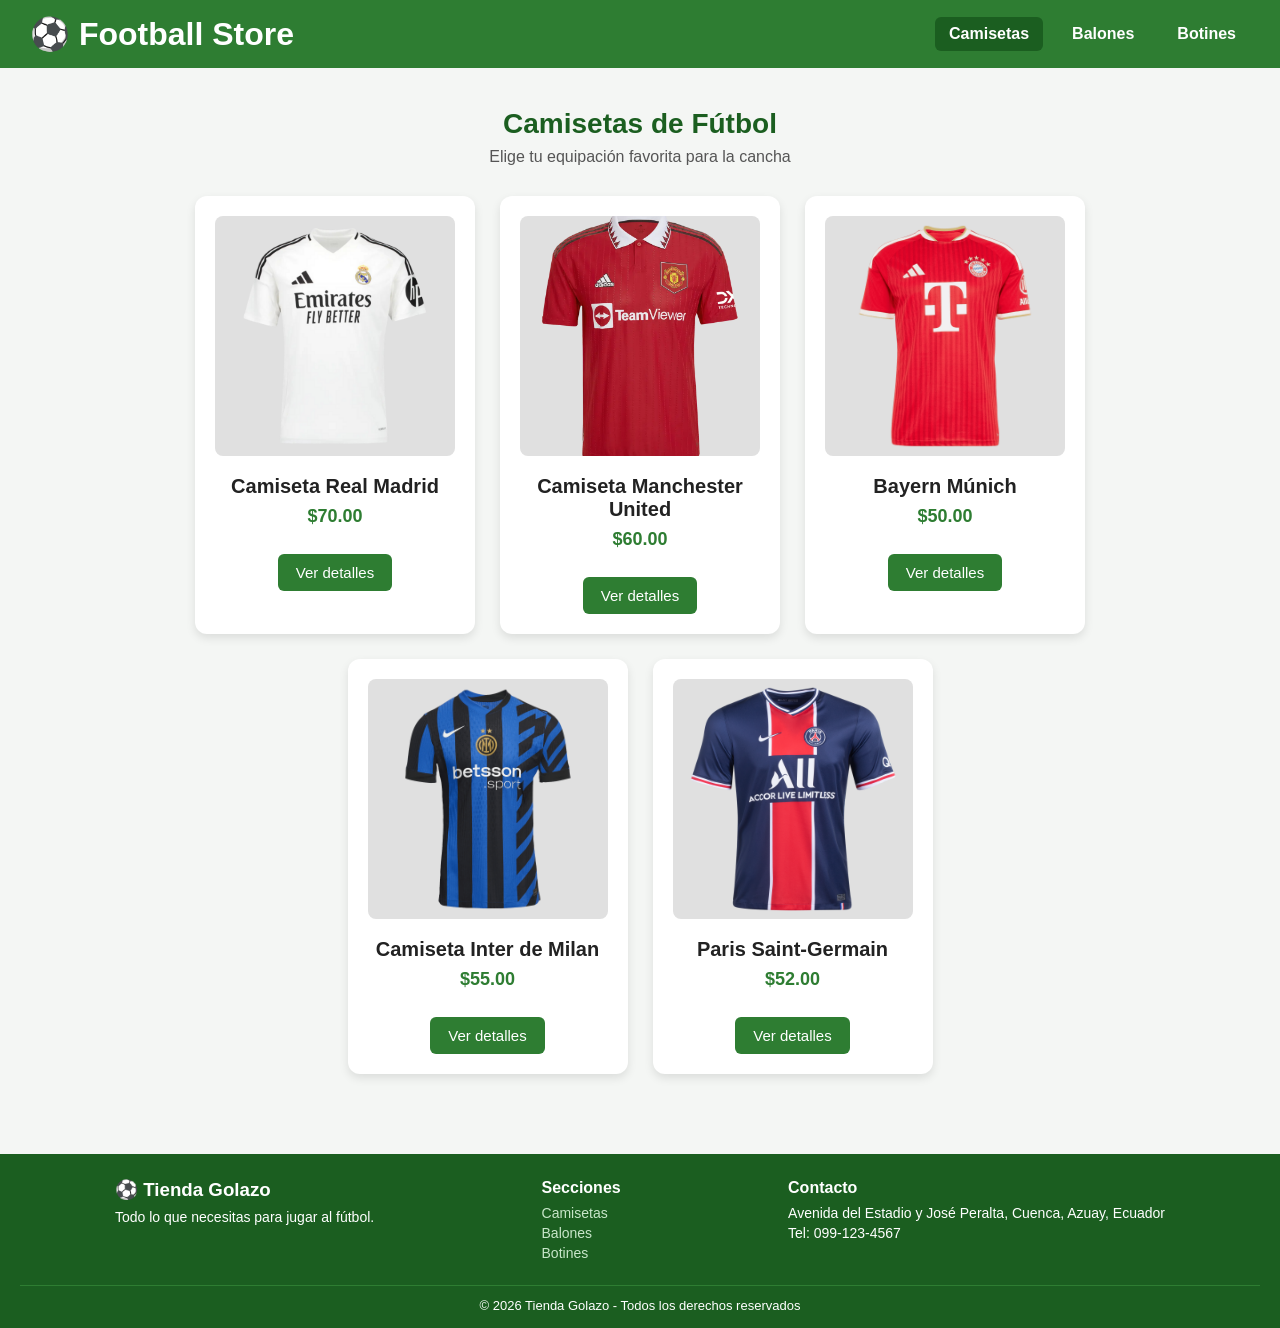
<file: index.html>
<!DOCTYPE html>
<html lang="es">
<head>
  <meta charset="UTF-8">
  <meta name="viewport" content="width=device-width, initial-scale=1.0">
  <title>Football Sotre - Camisetas</title>
  <link rel="stylesheet" href="style.css">
  <script src="app.js" defer></script>
</head>
<body>

  <!--barra denavegacion-->
  <header class="encabezado">
    <h1>⚽ Football Store</h1>
    <nav class="menu">
      <a href="index.html" class="activo">Camisetas</a>
      <a href="balones.html">Balones</a>
      <a href="botines.html">Botines</a>
    </nav>
  </header>

  <!--contenido principal:camisetas-->
  <main class="contenedor">
    <h2>Camisetas de Fútbol</h2>
    <p class="subtitulo">Elige tu equipación favorita para la cancha</p>

    <section class="lista-productos">
      <!--producto1-->
      <div class="tarjeta">
        <img src="img/real_madrid.png" alt="Camiseta Selección Local">
        <h3>Camiseta Real Madrid</h3>
        <p class="precio">$70.00</p>
        <div class="detalles">
          <p>Tallas: S, M, L, XL</p>
          <p>Camiseta de local</p>
        </div>
        <button class="boton-detalles" onclick="mostrarDetalles(this)">Ver detalles</button>
      </div>

      <!--producto2-->
      <div class="tarjeta">
        <img src="img/manchester_united.webp" alt="Camiseta Club Clásica">
        <h3>Camiseta Manchester United</h3>
        <p class="precio">$60.00</p>
        <div class="detalles">
          <p>Tallas: M, L, XL</p>
          <p>Camiseta de local</p>
        </div>
        <button class="boton-detalles" onclick="mostrarDetalles(this)">Ver detalles</button>
      </div>

      <!--producto3-->
      <div class="tarjeta">
        <img src="img/bayern.png" alt="Camiseta Entrenamiento">
        <h3>Bayern Múnich</h3>
        <p class="precio">$50.00</p>
        <div class="detalles">
          <p>Tallas: S, M, L</p>
          <p>Camiseta de local</p>
        </div>
        <button class="boton-detalles" onclick="mostrarDetalles(this)">Ver detalles</button>
      </div>

      <!--producto4-->
      <div class="tarjeta">
        <img src="img/inter_milan.png" alt="Camiseta Visitante">
        <h3>Camiseta Inter de Milan</h3>
        <p class="precio">$55.00</p>
        <div class="detalles">
          <p>Tallas: S, M, L, XL</p>
          <p>Camiseta de local</p>
        </div>
        <button class="boton-detalles" onclick="mostrarDetalles(this)">Ver detalles</button>
      </div>

      <!--producto5-->
      <div class="tarjeta">
        <img src="img/psg.png" alt="Camiseta Arquero">
        <h3>Paris Saint-Germain</h3>
        <p class="precio">$52.00</p>
        <div class="detalles">
          <p>Tallas: M, L, XL</p>
          <p>Camiseta de local</p>
        </div>
        <button class="boton-detalles" onclick="mostrarDetalles(this)">Ver detalles</button>
      </div>
    </section>
  </main>

  <!--pie de pagina-->
  <footer class="pie-pagina">
    <div class="pie-contenido">
      <div>
        <h3>⚽ Tienda Golazo</h3>
        <p>Todo lo que necesitas para jugar al fútbol.</p>
      </div>
      <div>
        <h4>Secciones</h4>
        <p><a href="index.html">Camisetas</a></p>
        <p><a href="balones.html">Balones</a></p>
        <p><a href="botines.html">Botines</a></p>
      </div>
      <div>
        <h4>Contacto</h4>
        <p>Avenida del Estadio y José Peralta, Cuenca, Azuay, Ecuador</p>
        <p>Tel: 099-123-4567</p>
      </div>
    </div>
    <p class="derechos">© 2026 Tienda Golazo - Todos los derechos reservados</p>
  </footer>
</body>
</html>
</file>
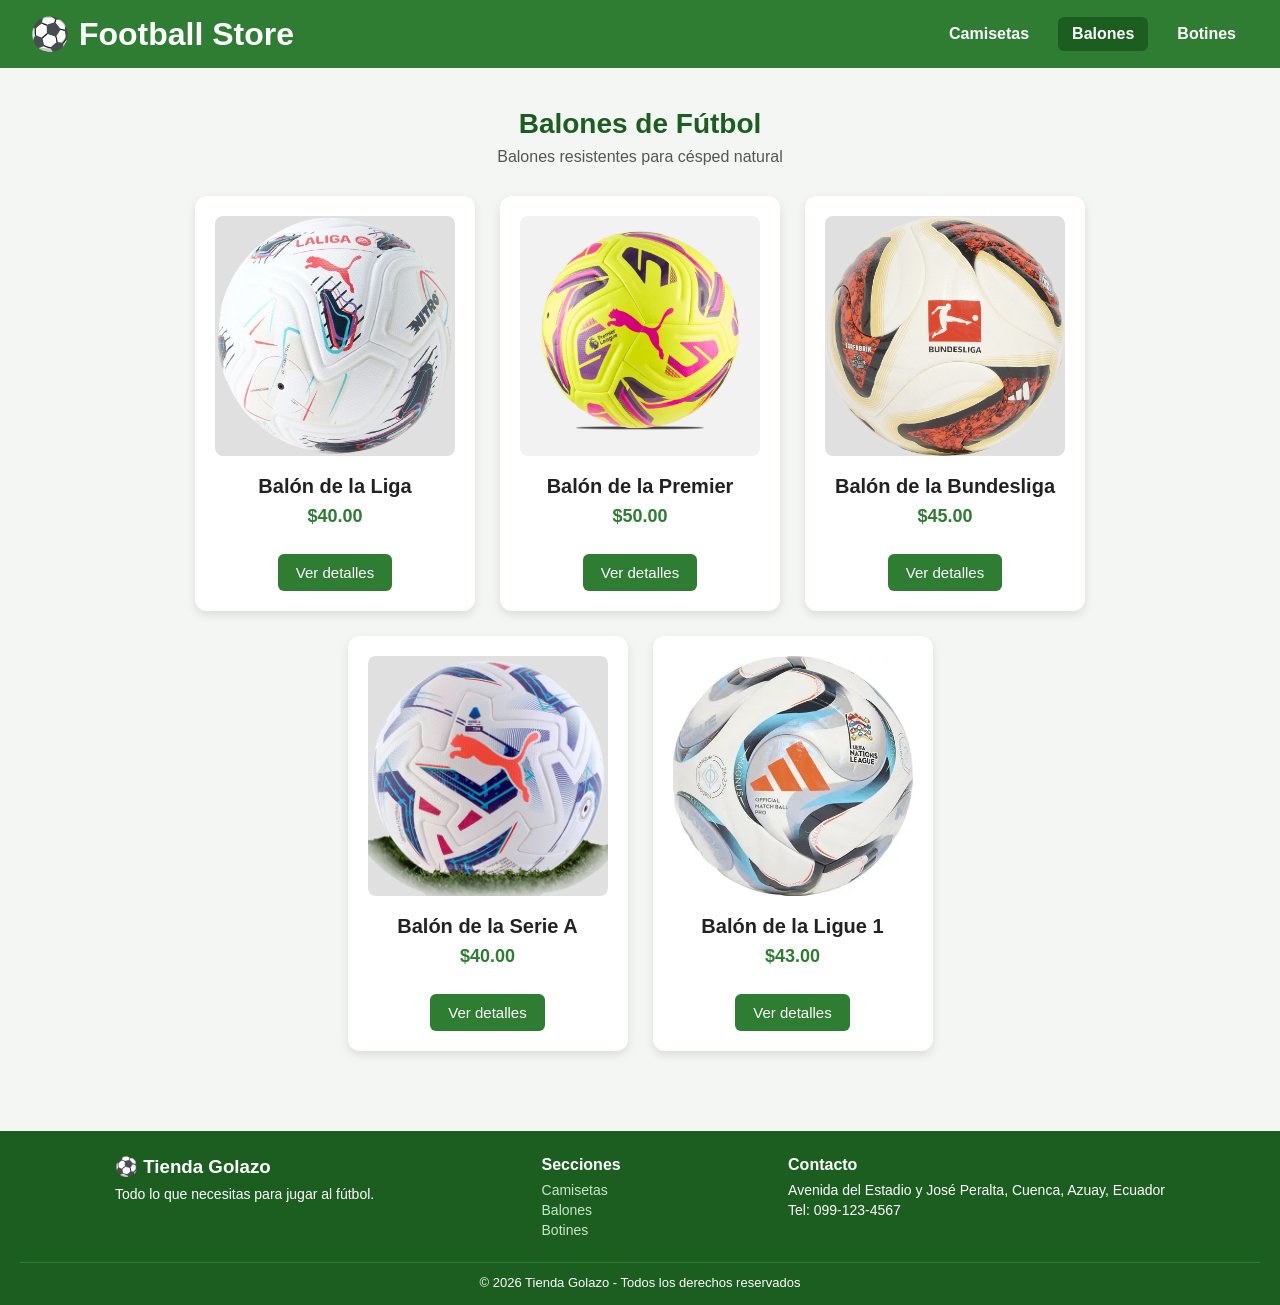
<file: balones.html>
<!DOCTYPE html>
<html lang="es">
<head>
  <meta charset="UTF-8">
  <meta name="viewport" content="width=device-width, initial-scale=1.0">
  <title>Football Sotre - Balones</title>
  <link rel="stylesheet" href="style.css">
  <script src="app.js" defer></script>
</head>
<body>

  <!-- Barra de navegación -->
  <header class="encabezado">
    <h1>⚽ Football Store</h1>
    <nav class="menu">
      <a href="index.html">Camisetas</a>
      <a href="balones.html" class="activo">Balones</a>
      <a href="botines.html">Botines</a>
    </nav>
  </header>

  <!-- Contenido principal: Balones -->
  <main class="contenedor">
    <h2>Balones de Fútbol</h2>
    <p class="subtitulo">Balones resistentes para césped natural</p>

    <section class="lista-productos">
      <!-- Producto 1 -->
      <div class="tarjeta">
        <img src="img/balon_LaLiga.png" alt="Balón Torneo Pro">
        <h3>Balón de la Liga</h3>
        <p class="precio">$40.00</p>
        <div class="detalles">
          <p>Tamaño: Número 5 oficial</p>
          
        </div>
        <button class="boton-detalles" onclick="mostrarDetalles(this)">Ver detalles</button>
      </div>

      <!-- Producto 2 -->
      <div class="tarjeta">
        <img src="img/balon_Premier.jpg" alt="Balón Entrenamiento">
        <h3>Balón de la Premier</h3>
        <p class="precio">$50.00</p>
        <div class="detalles">
          <p>Tamaño: Número 5 oficial</p>
          
        </div>
        <button class="boton-detalles" onclick="mostrarDetalles(this)">Ver detalles</button>
      </div>

      <!-- Producto 3 -->
      <div class="tarjeta">
        <img src="img/balon_Bundesliga.png" alt="Balón Fútbol Sala">
        <h3>Balón de la Bundesliga</h3>
        <p class="precio">$45.00</p>
        <div class="detalles">
          <p>Tamaño: Número 5 oficial</p>
          
        </div>
        <button class="boton-detalles" onclick="mostrarDetalles(this)">Ver detalles</button>
      </div>

      <!-- Producto 4 -->
      <div class="tarjeta">
        <img src="img/balon_SerieA.png" alt="Balón Clásico">
        <h3>Balón de la Serie A</h3>
        <p class="precio">$40.00</p>
        <div class="detalles">
          <p>Tamaño: Número 5 oficial</p>
          
        </div>
        <button class="boton-detalles" onclick="mostrarDetalles(this)">Ver detalles</button>
      </div>

      <!-- Producto 5 -->
      <div class="tarjeta">
        <img src="img/balon_ligue1.webp" alt="Balón Césped Sintético">
        <h3>Balón de la Ligue 1</h3>
        <p class="precio">$43.00</p>
        <div class="detalles">
          <p>Tamaño: Número 5 oficial</p>
        </div>
        <button class="boton-detalles" onclick="mostrarDetalles(this)">Ver detalles</button>
      </div>
    </section>
  </main>

  <!-- Pie de página -->
  <footer class="pie-pagina">
    <div class="pie-contenido">
      <div>
        <h3>⚽ Tienda Golazo</h3>
        <p>Todo lo que necesitas para jugar al fútbol.</p>
      </div>
      <div>
        <h4>Secciones</h4>
        <p><a href="index.html">Camisetas</a></p>
        <p><a href="balones.html">Balones</a></p>
        <p><a href="botines.html">Botines</a></p>
      </div>
      <div>
        <h4>Contacto</h4>
        <p>Avenida del Estadio y José Peralta, Cuenca, Azuay, Ecuador</p>
        <p>Tel: 099-123-4567</p>
      </div>
    </div>
    <p class="derechos">© 2026 Tienda Golazo - Todos los derechos reservados</p>
  </footer>

</body>
</html>
</file>
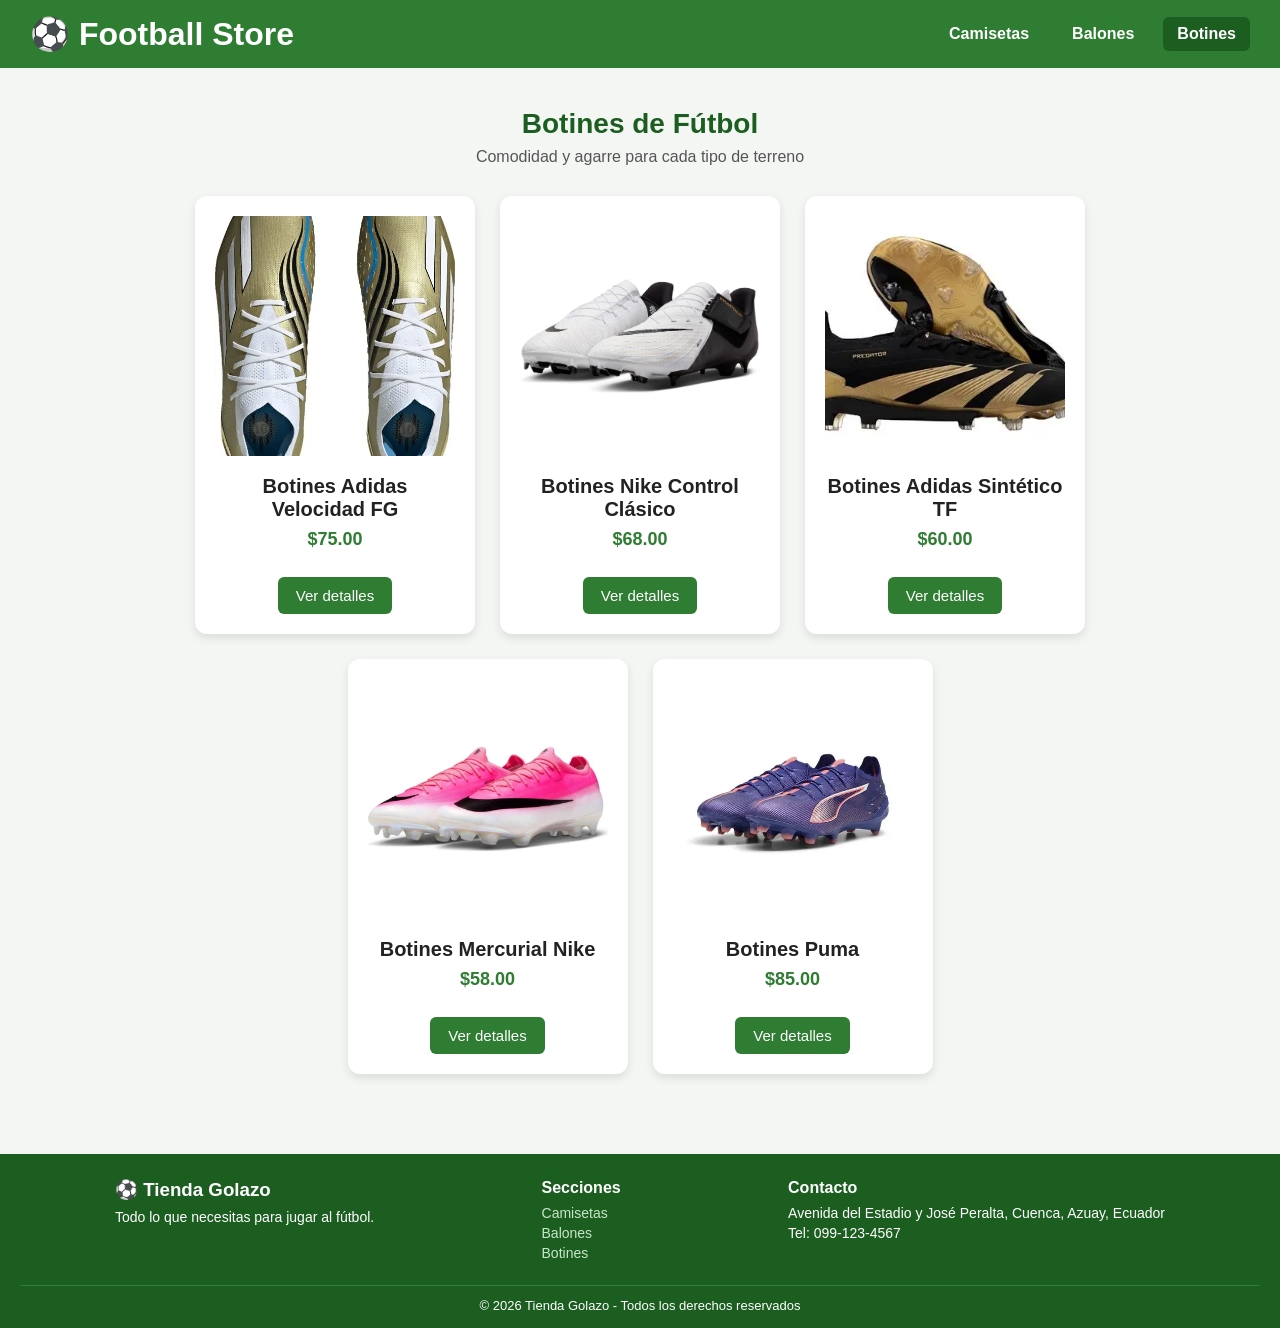
<file: botines.html>
<!DOCTYPE html>
<html lang="es">
<head>
  <meta charset="UTF-8">
  <meta name="viewport" content="width=device-width, initial-scale=1.0">
  <title>Football Store - Botines</title>
  <link rel="stylesheet" href="style.css">
  <script src="app.js" defer></script>
</head>
<body>

  <!--varra de navegacion-->
  <header class="encabezado">
    <h1>⚽ Football Store</h1>
    <nav class="menu">
      <a href="index.html">Camisetas</a>
      <a href="balones.html">Balones</a>
      <a href="botines.html" class="activo">Botines</a>
    </nav>
  </header>

  <!--contenido principal: botines-->
  <main class="contenedor">
    <h2>Botines de Fútbol</h2>
    <p class="subtitulo">Comodidad y agarre para cada tipo de terreno</p>

    <section class="lista-productos">
      <!--producto1-->
      <div class="tarjeta">
        <img src="img/adidas 1.webp" alt="Botines Velocidad FG">
        <h3>Botines Adidas Velocidad FG</h3>
        <p class="precio">$75.00</p>
        <div class="detalles">
          <p>Tallas: 38 a 43</p>
          <p>Tacos ligeros para césped natural</p>
        </div>
        <button class="boton-detalles" onclick="mostrarDetalles(this)">Ver detalles</button>
      </div>

      <!-- producto2-->
      <div class="tarjeta">
        <img src="img/nike.avif" alt="Botines Control Clásico">
        <h3>Botines Nike Control Clásico</h3>
        <p class="precio">$68.00</p>
        <div class="detalles">
          <p>Tallas: 39 a 44</p>
          <p>Material suave para mejor toque</p>
        </div>
        <button class="boton-detalles" onclick="mostrarDetalles(this)">Ver detalles</button>
      </div>

      <!-- producto3-->
      <div class="tarjeta">
        <img src="img/adidas2.webp" alt="Botines Sintético TF">
        <h3>Botines Adidas Sintético TF</h3>
        <p class="precio">$60.00</p>
        <div class="detalles">
          <p>Tallas: 37 a 42</p>
          <p>Suela multitaco para cancha sintética</p>
        </div>
        <button class="boton-detalles" onclick="mostrarDetalles(this)">Ver detalles</button>
      </div>

      <!--producto4-->
      <div class="tarjeta">
        <img src="img/nike2.avif" alt="Botines Fútbol Sala IC">
        <h3>Botines Mercurial Nike</h3>
        <p class="precio">$58.00</p>
        <div class="detalles">
          <p>Tallas: 38 a 43</p>
          <p>Suela plana antideslizante</p>
        </div>
        <button class="boton-detalles" onclick="mostrarDetalles(this)">Ver detalles</button>
      </div>

      <!--producto5-->
      <div class="tarjeta">
        <img src="img/puma.webp" alt="Botines Tobillera Alta">
        <h3>Botines Puma</h3>
        <p class="precio">$85.00</p>
        <div class="detalles">
          <p>Tallas: 39 a 43</p>
          <p>Ajuste tipo calcetín para mayor soporte</p>
        </div>
        <button class="boton-detalles" onclick="mostrarDetalles(this)">Ver detalles</button>
      </div>
    </section>
  </main>

  <!--pie de pagina-->
  <footer class="pie-pagina">
    <div class="pie-contenido">
      <div>
        <h3>⚽ Tienda Golazo</h3>
        <p>Todo lo que necesitas para jugar al fútbol.</p>
      </div>
      <div>
        <h4>Secciones</h4>
        <p><a href="index.html">Camisetas</a></p>
        <p><a href="balones.html">Balones</a></p>
        <p><a href="botines.html">Botines</a></p>
      </div>
      <div>
        <h4>Contacto</h4>
        <p>Avenida del Estadio y José Peralta, Cuenca, Azuay, Ecuador</p>
        <p>Tel: 099-123-4567</p>
      </div>
    </div>
    <p class="derechos">© 2026 Tienda Golazo - Todos los derechos reservados</p>
  </footer>

</body>
</html>
</file>
<file: style.css>
* {
  margin: 0;
  padding: 0;
  box-sizing: border-box;
  font-family: Arial, sans-serif;
}

body {
  background-color: #f4f6f4;
  color: #222222;
  display: flex;
  flex-direction: column;
  min-height: 100vh;
}

.encabezado {
  background-color: #2e7d32;
  color: white;
  padding: 15px 30px;
  display: flex;
  justify-content: space-between;
  align-items: center;
  flex-wrap: wrap;
  gap: 10px;
}

.menu {
  display: flex;
  gap: 15px;
}

.menu a {
  color: white;
  text-decoration: none;
  padding: 8px 14px;
  border-radius: 6px;
  font-weight: bold;
  transition: background-color 0.3s ease;
}

.menu a:hover,
.menu a.activo {
  background-color: #1b5e20;
}


.contenedor {
  flex: 1;
  max-width: 1050px;
  width: 100%;
  margin: 0 auto;
  padding: 40px 20px;
  text-align: center;
}

.contenedor h2 {
  font-size: 28px;
  color: #1b5e20;
  margin-bottom: 8px;
  animation: aparecer 0.6s ease;
}

.subtitulo {
  color: #555555;
  margin-bottom: 30px;
  animation: aparecer 0.6s ease;
}


.lista-productos {
  display: flex;
  justify-content: center;
  gap: 25px;
  flex-wrap: wrap;
}

.tarjeta {
  background-color: white;
  width: 280px;
  padding: 20px;
  border-radius: 12px;
  box-shadow: 0 4px 10px rgba(0, 0, 0, 0.1);
  animation: aparecer 0.6s ease;
  transition: transform 0.3s ease, box-shadow 0.3s ease;
}


.tarjeta:hover {
  transform: translateY(-8px);
  box-shadow: 0 8px 18px rgba(0, 0, 0, 0.18);
}


.tarjeta img {
  width: 100%;
  height: 240px;
  object-fit: cover;
  border-radius: 8px;
  margin-bottom: 15px;
  background-color: #e0e0e0;
  transition: transform 0.3s ease;
}

.tarjeta:hover img {
  transform: scale(1.04);
}

.tarjeta h3 {
  font-size: 20px;
  margin-bottom: 8px;
}

.precio {
  font-size: 18px;
  font-weight: bold;
  color: #2e7d32;
  margin-bottom: 15px;
}


.detalles {
  max-height: 0;
  overflow: hidden;
  opacity: 0;
  padding: 0 10px;
  margin-bottom: 12px;
  background-color: #e8f5e9;
  border-radius: 8px;
  font-size: 14px;
  transition: max-height 0.4s ease, opacity 0.4s ease, padding 0.4s ease;
}

.detalles.mostrar {
  max-height: 120px;
  opacity: 1;
  padding: 10px;
}


.boton-detalles {
  background-color: #2e7d32;
  color: white;
  border: none;
  padding: 10px 18px;
  border-radius: 6px;
  cursor: pointer;
  font-size: 15px;
  transition: background-color 0.3s ease, transform 0.2s ease;
}

.boton-detalles:hover {
  background-color: #1b5e20;
}

.boton-detalles:active {
  transform: scale(0.95);
}


.pie-pagina {
  background-color: #1b5e20;
  color: white;
  padding: 25px 20px 15px;
  margin-top: 40px;
}

.pie-contenido {
  max-width: 1050px;
  margin: 0 auto 20px;
  display: flex;
  justify-content: space-between;
  flex-wrap: wrap;
  gap: 20px;
}

.pie-contenido h3,
.pie-contenido h4 {
  margin-bottom: 8px;
}

.pie-contenido p {
  font-size: 14px;
  margin-bottom: 4px;
}

.pie-contenido a {
  color: #c8e6c9;
  text-decoration: none;
}

.pie-contenido a:hover {
  text-decoration: underline;
}

.derechos {
  text-align: center;
  font-size: 13px;
  border-top: 1px solid #2e7d32;
  padding-top: 12px;
}


@keyframes aparecer {
  from {
    opacity: 0;
    transform: translateY(20px);
  }
  to {
    opacity: 1;
    transform: translateY(0);
  }
}
</file>
